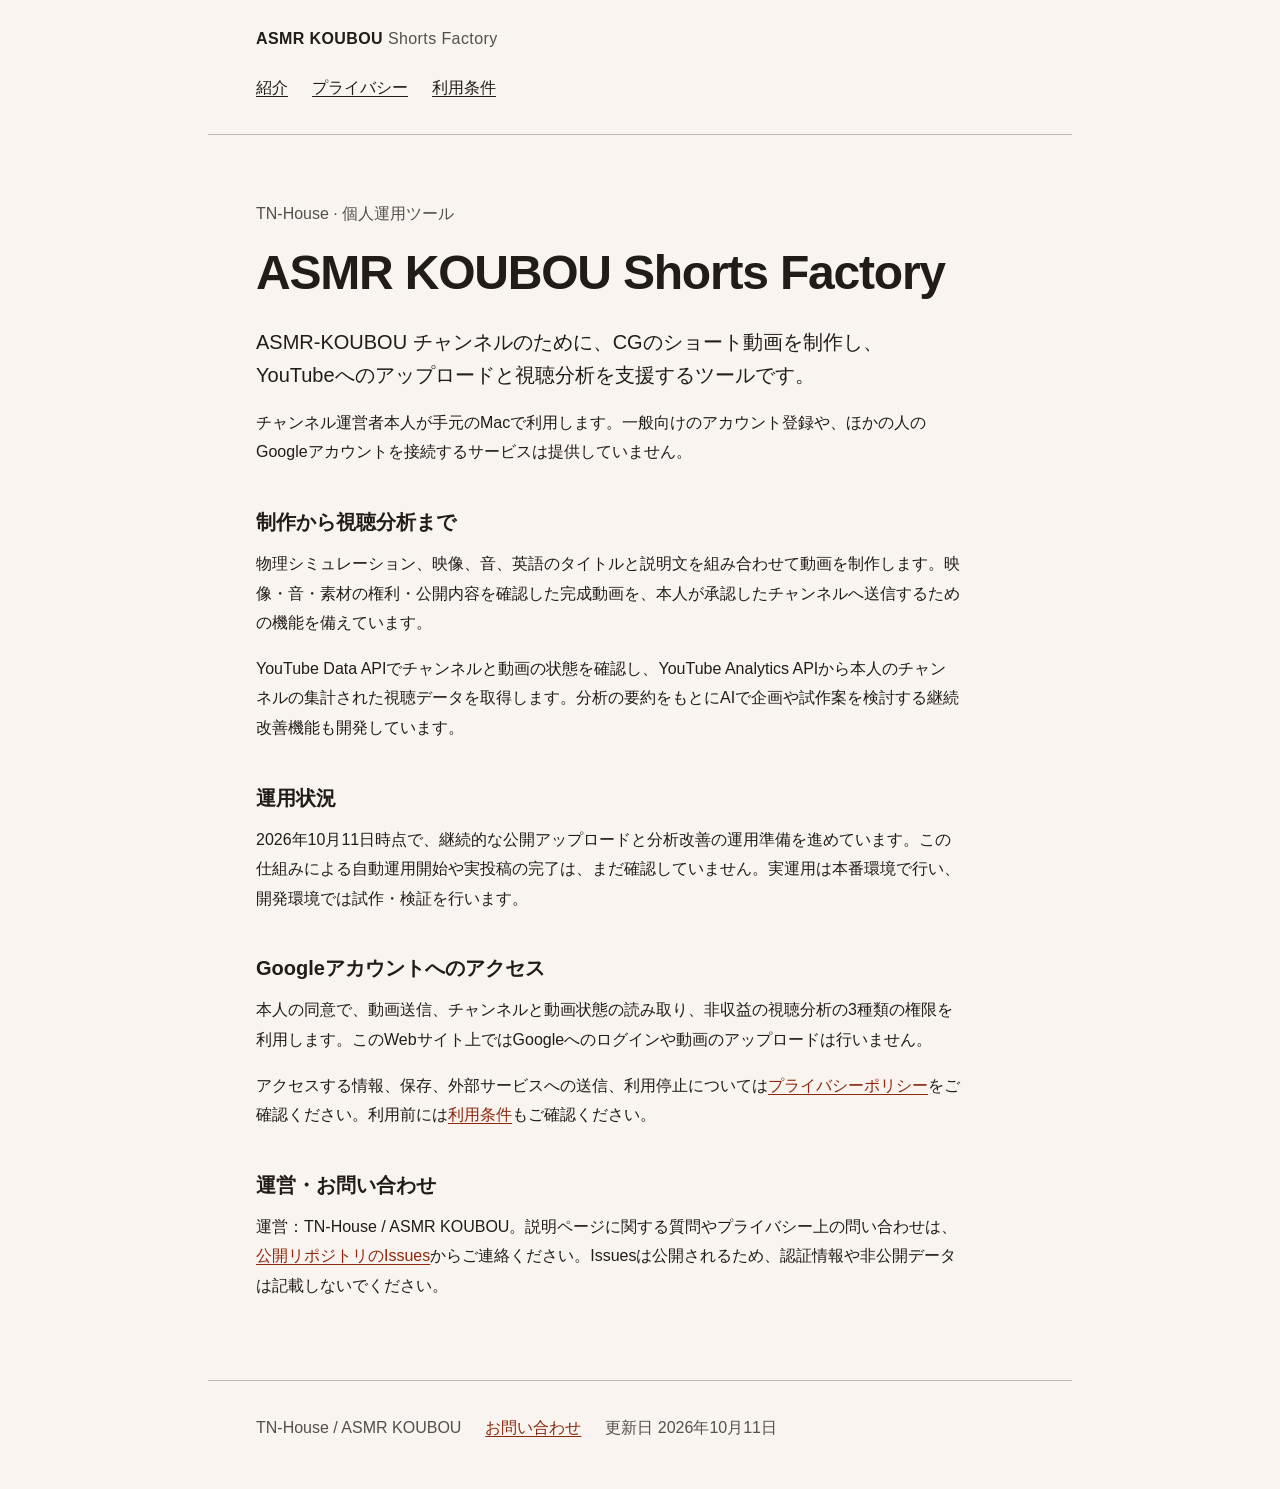
<file: index.html>
<!doctype html>
<html lang="ja">
<head>
<meta charset="utf-8">
<meta name="viewport" content="width=device-width, initial-scale=1, viewport-fit=cover">
<meta name="description" content="ASMR KOUBOU Shorts Factory：本人のYouTubeチャンネルの動画制作、アップロード、視聴分析を支援する個人運用ツール。">
<meta name="referrer" content="strict-origin-when-cross-origin">
<title>紹介 | ASMR KOUBOU Shorts Factory</title>
<link rel="canonical" href="https://tn-house.github.io/asmr-koubou-shorts-factory-site/">
<link rel="stylesheet" href="style.css">
</head>
<body>
<a class="skip" href="#content">本文へ移動</a>
<header><p class="brand">ASMR KOUBOU <span>Shorts Factory</span></p><nav aria-label="メイン"><a href="./">紹介</a><a href="privacy.html">プライバシー</a><a href="terms.html">利用条件</a></nav></header>
<main id="content"><article><p class="eyebrow">TN-House · 個人運用ツール</p><h1>ASMR KOUBOU Shorts Factory</h1>
<p class="lede">ASMR-KOUBOU チャンネルのために、CGのショート動画を制作し、YouTubeへのアップロードと視聴分析を支援するツールです。</p>
<p>チャンネル運営者本人が手元のMacで利用します。一般向けのアカウント登録や、ほかの人のGoogleアカウントを接続するサービスは提供していません。</p>
<h2>制作から視聴分析まで</h2>
<p>物理シミュレーション、映像、音、英語のタイトルと説明文を組み合わせて動画を制作します。映像・音・素材の権利・公開内容を確認した完成動画を、本人が承認したチャンネルへ送信するための機能を備えています。</p>
<p>YouTube Data APIでチャンネルと動画の状態を確認し、YouTube Analytics APIから本人のチャンネルの集計された視聴データを取得します。分析の要約をもとにAIで企画や試作案を検討する継続改善機能も開発しています。</p>
<h2>運用状況</h2>
<p>2026年10月11日時点で、継続的な公開アップロードと分析改善の運用準備を進めています。この仕組みによる自動運用開始や実投稿の完了は、まだ確認していません。実運用は本番環境で行い、開発環境では試作・検証を行います。</p>
<h2>Googleアカウントへのアクセス</h2>
<p>本人の同意で、動画送信、チャンネルと動画状態の読み取り、非収益の視聴分析の3種類の権限を利用します。このWebサイト上ではGoogleへのログインや動画のアップロードは行いません。</p>
<p>アクセスする情報、保存、外部サービスへの送信、利用停止については<a href="privacy.html">プライバシーポリシー</a>をご確認ください。利用前には<a href="terms.html">利用条件</a>もご確認ください。</p>
<h2>運営・お問い合わせ</h2>
<p>運営：TN-House / ASMR KOUBOU。説明ページに関する質問やプライバシー上の問い合わせは、<a href="https://github.com/TN-House/asmr-koubou-shorts-factory-site/issues">公開リポジトリのIssues</a>からご連絡ください。Issuesは公開されるため、認証情報や非公開データは記載しないでください。</p>
</article></main>
<footer><span>TN-House / ASMR KOUBOU</span><a href="https://github.com/TN-House/asmr-koubou-shorts-factory-site/issues">お問い合わせ</a><span>更新日 2026年10月11日</span></footer>
</body>
</html>
</file>
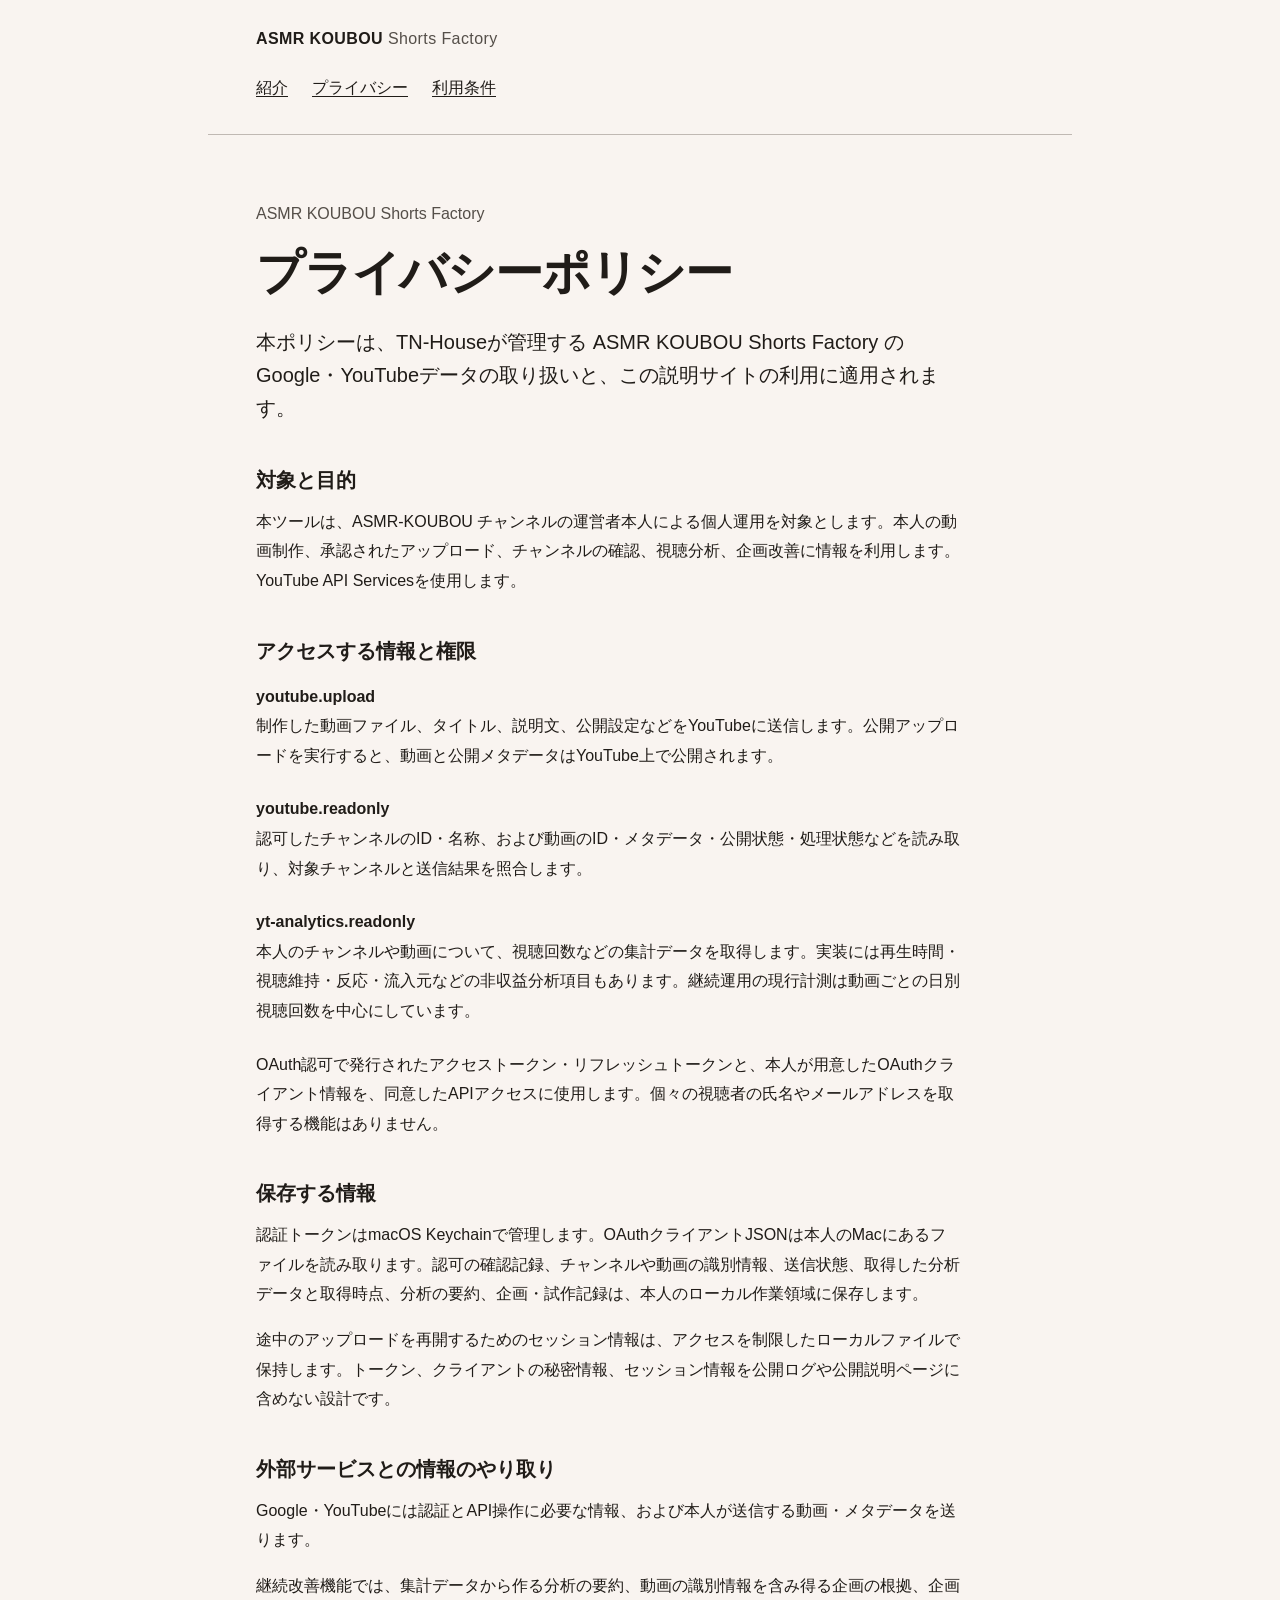
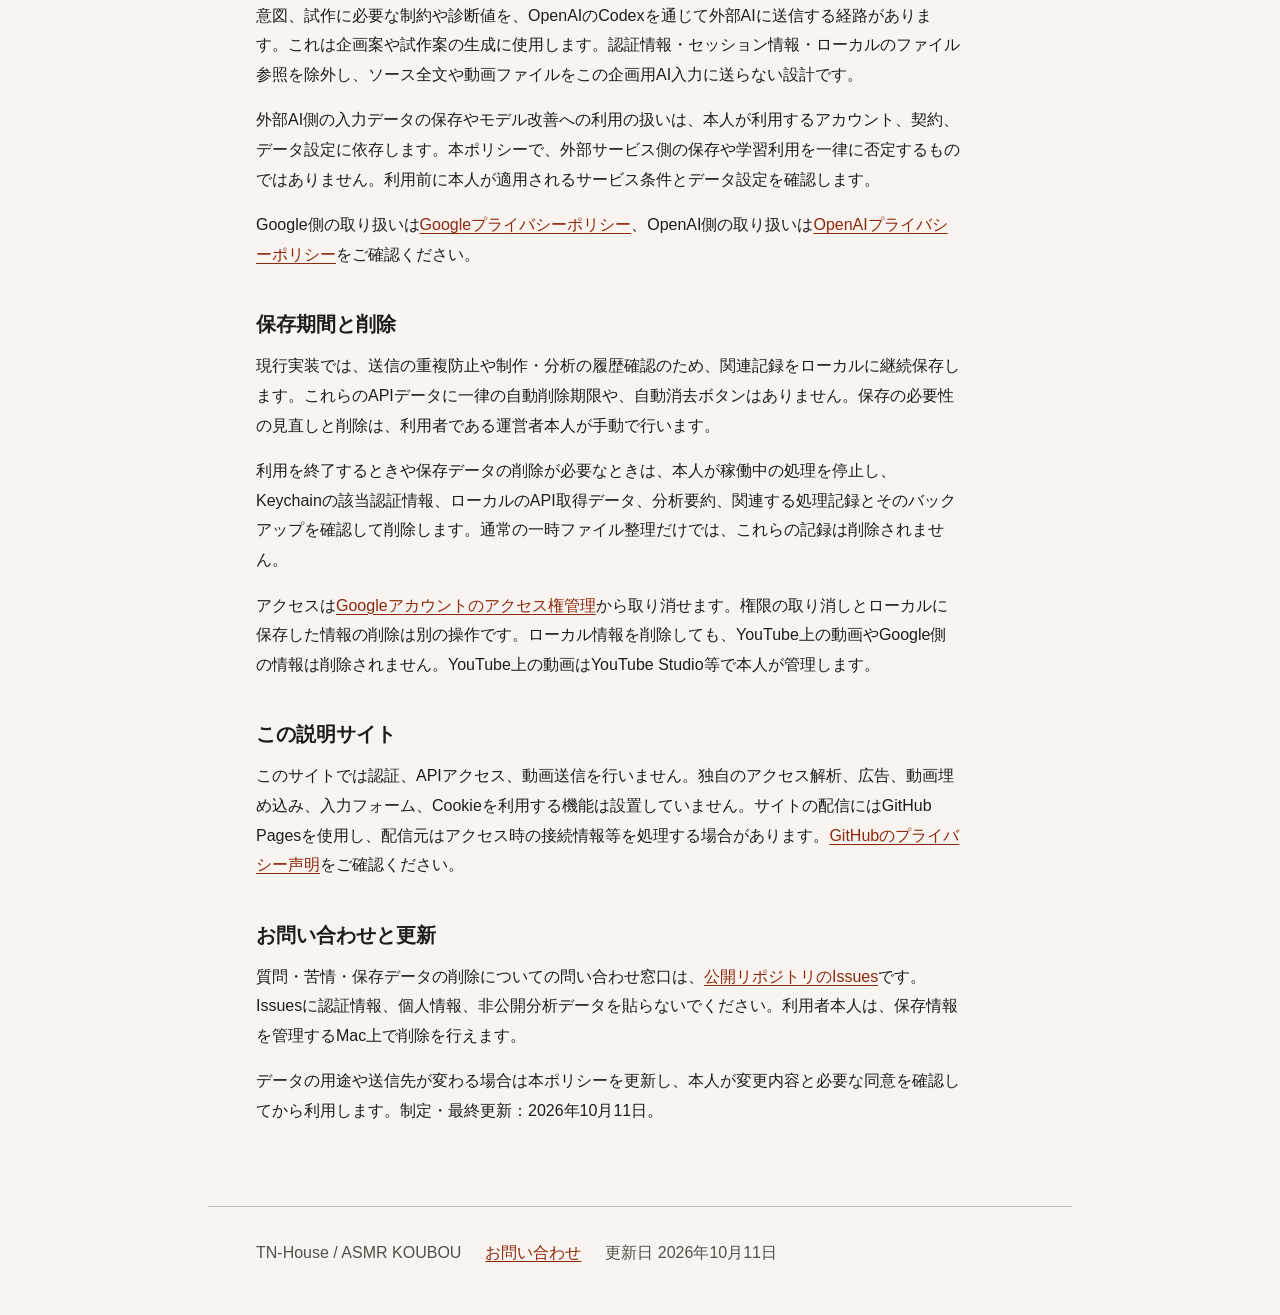
<file: privacy.html>
<!doctype html>
<html lang="ja">
<head>
<meta charset="utf-8">
<meta name="viewport" content="width=device-width, initial-scale=1, viewport-fit=cover">
<meta name="description" content="ASMR KOUBOU Shorts Factory：本人のYouTubeチャンネルの動画制作、アップロード、視聴分析を支援する個人運用ツール。">
<meta name="referrer" content="strict-origin-when-cross-origin">
<title>プライバシーポリシー | ASMR KOUBOU Shorts Factory</title>
<link rel="canonical" href="https://tn-house.github.io/asmr-koubou-shorts-factory-site/privacy.html">
<link rel="stylesheet" href="style.css">
</head>
<body>
<a class="skip" href="#content">本文へ移動</a>
<header><p class="brand">ASMR KOUBOU <span>Shorts Factory</span></p><nav aria-label="メイン"><a href="./">紹介</a><a href="privacy.html">プライバシー</a><a href="terms.html">利用条件</a></nav></header>
<main id="content"><article><p class="eyebrow">ASMR KOUBOU Shorts Factory</p><h1>プライバシーポリシー</h1>
<p class="lede">本ポリシーは、TN-Houseが管理する ASMR KOUBOU Shorts Factory のGoogle・YouTubeデータの取り扱いと、この説明サイトの利用に適用されます。</p>
<h2>対象と目的</h2>
<p>本ツールは、ASMR-KOUBOU チャンネルの運営者本人による個人運用を対象とします。本人の動画制作、承認されたアップロード、チャンネルの確認、視聴分析、企画改善に情報を利用します。YouTube API Servicesを使用します。</p>
<h2>アクセスする情報と権限</h2>
<dl>
<dt>youtube.upload</dt><dd>制作した動画ファイル、タイトル、説明文、公開設定などをYouTubeに送信します。公開アップロードを実行すると、動画と公開メタデータはYouTube上で公開されます。</dd>
<dt>youtube.readonly</dt><dd>認可したチャンネルのID・名称、および動画のID・メタデータ・公開状態・処理状態などを読み取り、対象チャンネルと送信結果を照合します。</dd>
<dt>yt-analytics.readonly</dt><dd>本人のチャンネルや動画について、視聴回数などの集計データを取得します。実装には再生時間・視聴維持・反応・流入元などの非収益分析項目もあります。継続運用の現行計測は動画ごとの日別視聴回数を中心にしています。</dd>
</dl>
<p>OAuth認可で発行されたアクセストークン・リフレッシュトークンと、本人が用意したOAuthクライアント情報を、同意したAPIアクセスに使用します。個々の視聴者の氏名やメールアドレスを取得する機能はありません。</p>
<h2>保存する情報</h2>
<p>認証トークンはmacOS Keychainで管理します。OAuthクライアントJSONは本人のMacにあるファイルを読み取ります。認可の確認記録、チャンネルや動画の識別情報、送信状態、取得した分析データと取得時点、分析の要約、企画・試作記録は、本人のローカル作業領域に保存します。</p>
<p>途中のアップロードを再開するためのセッション情報は、アクセスを制限したローカルファイルで保持します。トークン、クライアントの秘密情報、セッション情報を公開ログや公開説明ページに含めない設計です。</p>
<h2>外部サービスとの情報のやり取り</h2>
<p>Google・YouTubeには認証とAPI操作に必要な情報、および本人が送信する動画・メタデータを送ります。</p>
<p>継続改善機能では、集計データから作る分析の要約、動画の識別情報を含み得る企画の根拠、企画意図、試作に必要な制約や診断値を、OpenAIのCodexを通じて外部AIに送信する経路があります。これは企画案や試作案の生成に使用します。認証情報・セッション情報・ローカルのファイル参照を除外し、ソース全文や動画ファイルをこの企画用AI入力に送らない設計です。</p>
<p>外部AI側の入力データの保存やモデル改善への利用の扱いは、本人が利用するアカウント、契約、データ設定に依存します。本ポリシーで、外部サービス側の保存や学習利用を一律に否定するものではありません。利用前に本人が適用されるサービス条件とデータ設定を確認します。</p>
<p>Google側の取り扱いは<a href="https://policies.google.com/privacy">Googleプライバシーポリシー</a>、OpenAI側の取り扱いは<a href="https://openai.com/policies/privacy-policy/">OpenAIプライバシーポリシー</a>をご確認ください。</p>
<h2>保存期間と削除</h2>
<p>現行実装では、送信の重複防止や制作・分析の履歴確認のため、関連記録をローカルに継続保存します。これらのAPIデータに一律の自動削除期限や、自動消去ボタンはありません。保存の必要性の見直しと削除は、利用者である運営者本人が手動で行います。</p>
<p>利用を終了するときや保存データの削除が必要なときは、本人が稼働中の処理を停止し、Keychainの該当認証情報、ローカルのAPI取得データ、分析要約、関連する処理記録とそのバックアップを確認して削除します。通常の一時ファイル整理だけでは、これらの記録は削除されません。</p>
<p>アクセスは<a href="https://security.google.com/settings/security/permissions">Googleアカウントのアクセス権管理</a>から取り消せます。権限の取り消しとローカルに保存した情報の削除は別の操作です。ローカル情報を削除しても、YouTube上の動画やGoogle側の情報は削除されません。YouTube上の動画はYouTube Studio等で本人が管理します。</p>
<h2>この説明サイト</h2>
<p>このサイトでは認証、APIアクセス、動画送信を行いません。独自のアクセス解析、広告、動画埋め込み、入力フォーム、Cookieを利用する機能は設置していません。サイトの配信にはGitHub Pagesを使用し、配信元はアクセス時の接続情報等を処理する場合があります。<a href="https://docs.github.com/en/site-policy/privacy-policies/github-general-privacy-statement">GitHubのプライバシー声明</a>をご確認ください。</p>
<h2>お問い合わせと更新</h2>
<p>質問・苦情・保存データの削除についての問い合わせ窓口は、<a href="https://github.com/TN-House/asmr-koubou-shorts-factory-site/issues">公開リポジトリのIssues</a>です。Issuesに認証情報、個人情報、非公開分析データを貼らないでください。利用者本人は、保存情報を管理するMac上で削除を行えます。</p>
<p>データの用途や送信先が変わる場合は本ポリシーを更新し、本人が変更内容と必要な同意を確認してから利用します。制定・最終更新：2026年10月11日。</p>
</article></main>
<footer><span>TN-House / ASMR KOUBOU</span><a href="https://github.com/TN-House/asmr-koubou-shorts-factory-site/issues">お問い合わせ</a><span>更新日 2026年10月11日</span></footer>
</body>
</html>
</file>
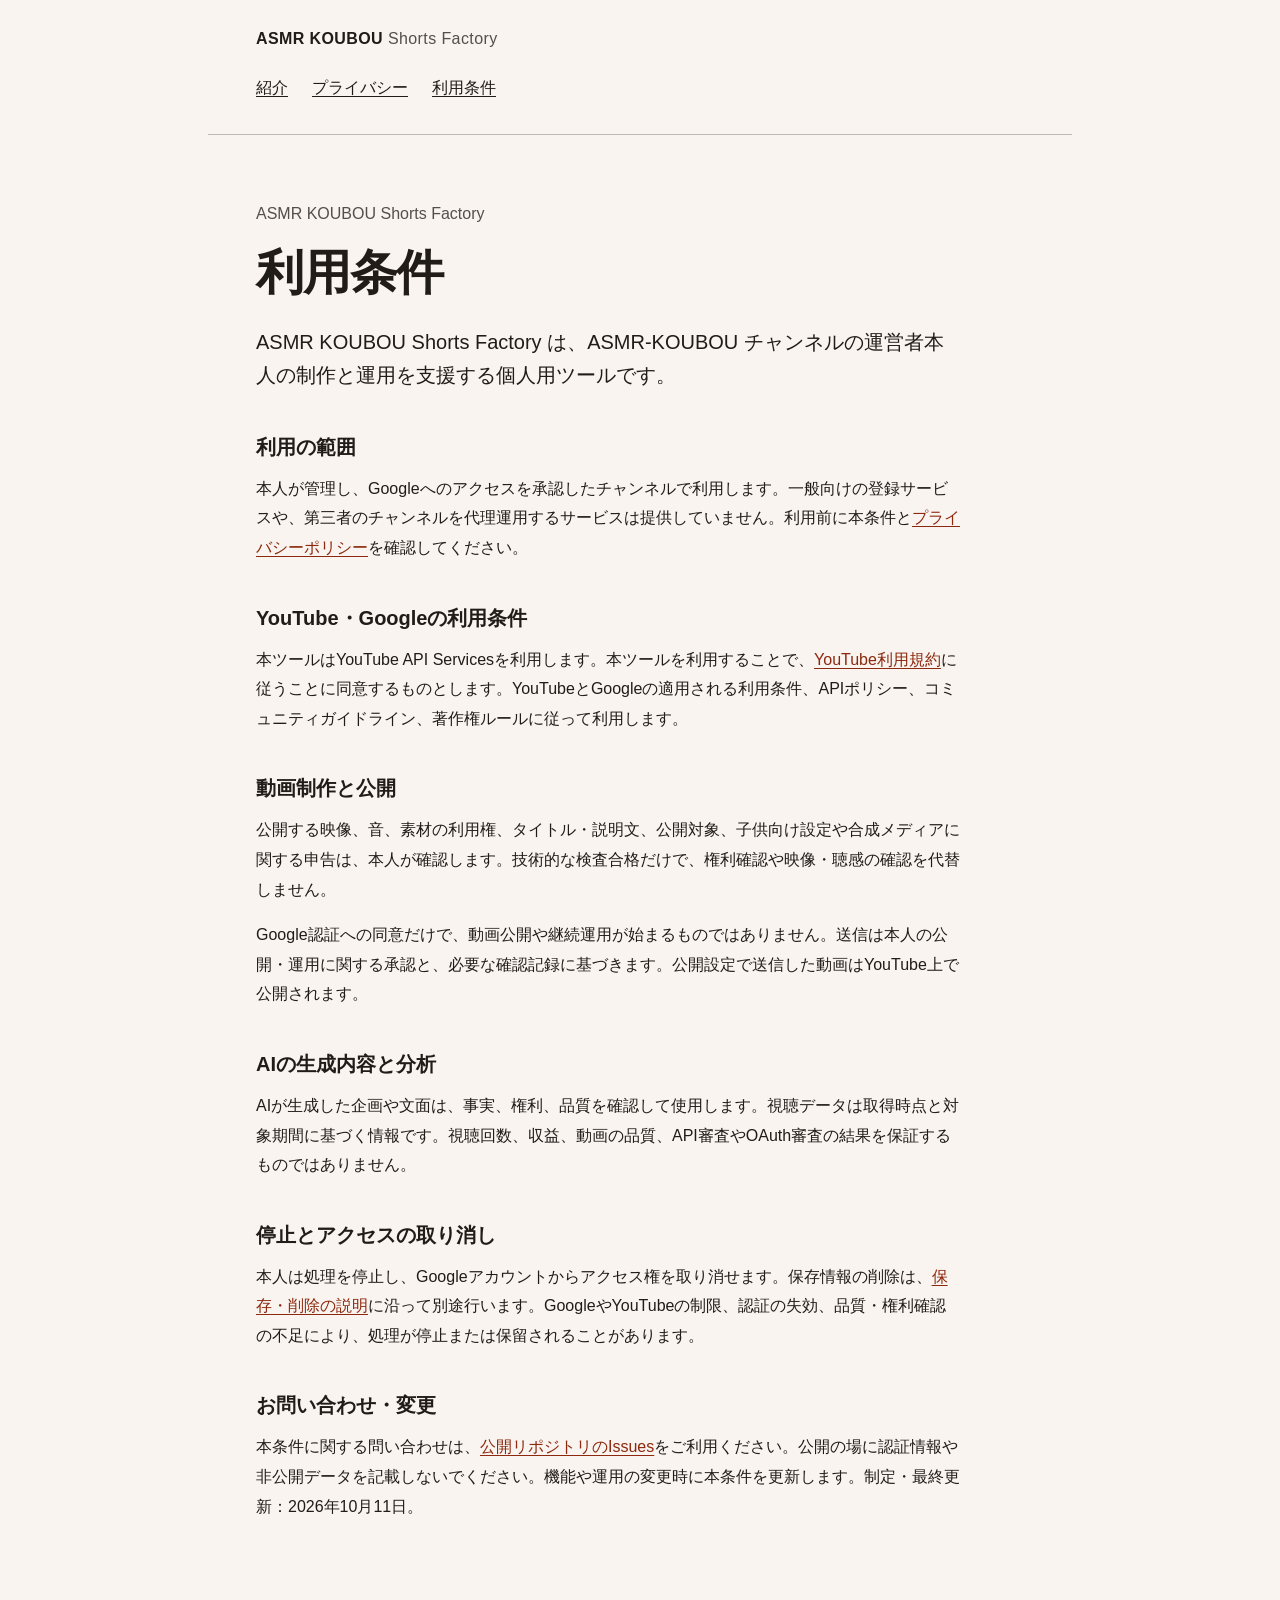
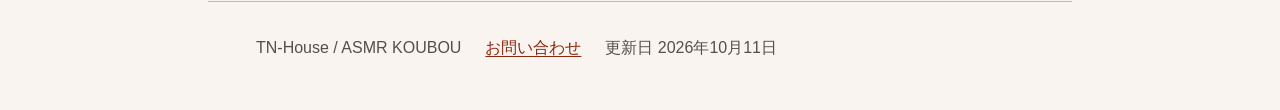
<file: terms.html>
<!doctype html>
<html lang="ja">
<head>
<meta charset="utf-8">
<meta name="viewport" content="width=device-width, initial-scale=1, viewport-fit=cover">
<meta name="description" content="ASMR KOUBOU Shorts Factory：本人のYouTubeチャンネルの動画制作、アップロード、視聴分析を支援する個人運用ツール。">
<meta name="referrer" content="strict-origin-when-cross-origin">
<title>利用条件 | ASMR KOUBOU Shorts Factory</title>
<link rel="canonical" href="https://tn-house.github.io/asmr-koubou-shorts-factory-site/terms.html">
<link rel="stylesheet" href="style.css">
</head>
<body>
<a class="skip" href="#content">本文へ移動</a>
<header><p class="brand">ASMR KOUBOU <span>Shorts Factory</span></p><nav aria-label="メイン"><a href="./">紹介</a><a href="privacy.html">プライバシー</a><a href="terms.html">利用条件</a></nav></header>
<main id="content"><article><p class="eyebrow">ASMR KOUBOU Shorts Factory</p><h1>利用条件</h1>
<p class="lede">ASMR KOUBOU Shorts Factory は、ASMR-KOUBOU チャンネルの運営者本人の制作と運用を支援する個人用ツールです。</p>
<h2>利用の範囲</h2>
<p>本人が管理し、Googleへのアクセスを承認したチャンネルで利用します。一般向けの登録サービスや、第三者のチャンネルを代理運用するサービスは提供していません。利用前に本条件と<a href="privacy.html">プライバシーポリシー</a>を確認してください。</p>
<h2>YouTube・Googleの利用条件</h2>
<p>本ツールはYouTube API Servicesを利用します。本ツールを利用することで、<a href="https://www.youtube.com/t/terms">YouTube利用規約</a>に従うことに同意するものとします。YouTubeとGoogleの適用される利用条件、APIポリシー、コミュニティガイドライン、著作権ルールに従って利用します。</p>
<h2>動画制作と公開</h2>
<p>公開する映像、音、素材の利用権、タイトル・説明文、公開対象、子供向け設定や合成メディアに関する申告は、本人が確認します。技術的な検査合格だけで、権利確認や映像・聴感の確認を代替しません。</p>
<p>Google認証への同意だけで、動画公開や継続運用が始まるものではありません。送信は本人の公開・運用に関する承認と、必要な確認記録に基づきます。公開設定で送信した動画はYouTube上で公開されます。</p>
<h2>AIの生成内容と分析</h2>
<p>AIが生成した企画や文面は、事実、権利、品質を確認して使用します。視聴データは取得時点と対象期間に基づく情報です。視聴回数、収益、動画の品質、API審査やOAuth審査の結果を保証するものではありません。</p>
<h2>停止とアクセスの取り消し</h2>
<p>本人は処理を停止し、Googleアカウントからアクセス権を取り消せます。保存情報の削除は、<a href="privacy.html">保存・削除の説明</a>に沿って別途行います。GoogleやYouTubeの制限、認証の失効、品質・権利確認の不足により、処理が停止または保留されることがあります。</p>
<h2>お問い合わせ・変更</h2>
<p>本条件に関する問い合わせは、<a href="https://github.com/TN-House/asmr-koubou-shorts-factory-site/issues">公開リポジトリのIssues</a>をご利用ください。公開の場に認証情報や非公開データを記載しないでください。機能や運用の変更時に本条件を更新します。制定・最終更新：2026年10月11日。</p>
</article></main>
<footer><span>TN-House / ASMR KOUBOU</span><a href="https://github.com/TN-House/asmr-koubou-shorts-factory-site/issues">お問い合わせ</a><span>更新日 2026年10月11日</span></footer>
</body>
</html>
</file>
<file: style.css>
/* Hallmark · pre-emit critique: P4 H4 E4 S5 R5 V4
 * genre: modern-minimal · macrostructure: Long Document · theme: Coral
 * audience: 本人と認証の確認者 · use: 機能とデータ利用の説明 · tone: 落ち着いた具体的な文書
 * nav: N1a · footer: Ft2 · enrichment: none */
:root {
 --color-paper: oklch(97% 0.008 65);
 --color-ink: oklch(23% 0.01 65);
 --color-muted: oklch(43% 0.012 65);
 --color-rule: oklch(79% 0.012 65);
 --color-accent: oklch(43% 0.14 35);
 --font-display: "Avenir Next", "Hiragino Kaku Gothic ProN", "Yu Gothic", sans-serif;
 --font-body: "Avenir Next", "Hiragino Kaku Gothic ProN", "Yu Gothic", sans-serif;
 --space-sm: .75rem; --space-md: 1rem; --space-lg: 1.5rem; --space-xl: 2.5rem; --space-2xl: 4rem;
}
* { box-sizing: border-box; }
html, body { overflow-x: clip; }
body { margin: 0; background: var(--color-paper); color: var(--color-ink); font-family: var(--font-body); font-size: 1rem; line-height: 1.85; }
header, main, footer { width: min(100%, 54rem); margin-inline: auto; padding-inline: clamp(1rem, 5vw, 3rem); }
header { padding-block: var(--space-lg); border-bottom: 1px solid var(--color-rule); }
.brand { margin: 0 0 var(--space-sm); font-weight: 700; letter-spacing: .025em; }
.brand span { font-weight: 400; color: var(--color-muted); }
nav, footer { display: flex; flex-wrap: wrap; gap: var(--space-sm) var(--space-lg); align-items: center; }
nav a, footer a { display: inline-flex; align-items: center; min-height: 44px; white-space: nowrap; }
nav a { color: var(--color-ink); }
main { padding-block: var(--space-xl) var(--space-2xl); }
article { max-width: 44rem; min-width: 0; }
h1, h2 { font-family: var(--font-display); font-style: normal; min-width: 0; overflow-wrap: anywhere; }
h1 { font-size: clamp(1.75rem, 4.5vw, 3rem); line-height: 1.2; letter-spacing: -.025em; margin: var(--space-sm) 0 var(--space-lg); font-weight: 700; }
h2 { font-size: 1.25rem; line-height: 1.5; margin: var(--space-xl) 0 var(--space-sm); font-weight: 700; }
p { margin-block: 0 var(--space-md); overflow-wrap: anywhere; }
.lede { font-size: 1.25rem; line-height: 1.65; }
.eyebrow { color: var(--color-muted); font-size: 1rem; }
a { color: var(--color-accent); text-decoration-thickness: 1px; text-underline-offset: .2em; }
a:hover { text-decoration-thickness: 2px; }
a:active { color: var(--color-ink); }
a:focus-visible { outline: 2px solid var(--color-accent); outline-offset: 4px; }
dt { font-weight: 700; overflow-wrap: anywhere; }
dd { margin: 0 0 var(--space-lg); }
footer { border-top: 1px solid var(--color-rule); padding-block: var(--space-lg) var(--space-xl); color: var(--color-muted); font-size: 1rem; }
.skip { position: absolute; inset-inline-start: var(--space-md); top: -6rem; background: var(--color-paper); padding: var(--space-sm); }
.skip:focus { top: var(--space-md); }
@media (min-width: 40rem) { main { padding-block-start: var(--space-2xl); } }
</file>
